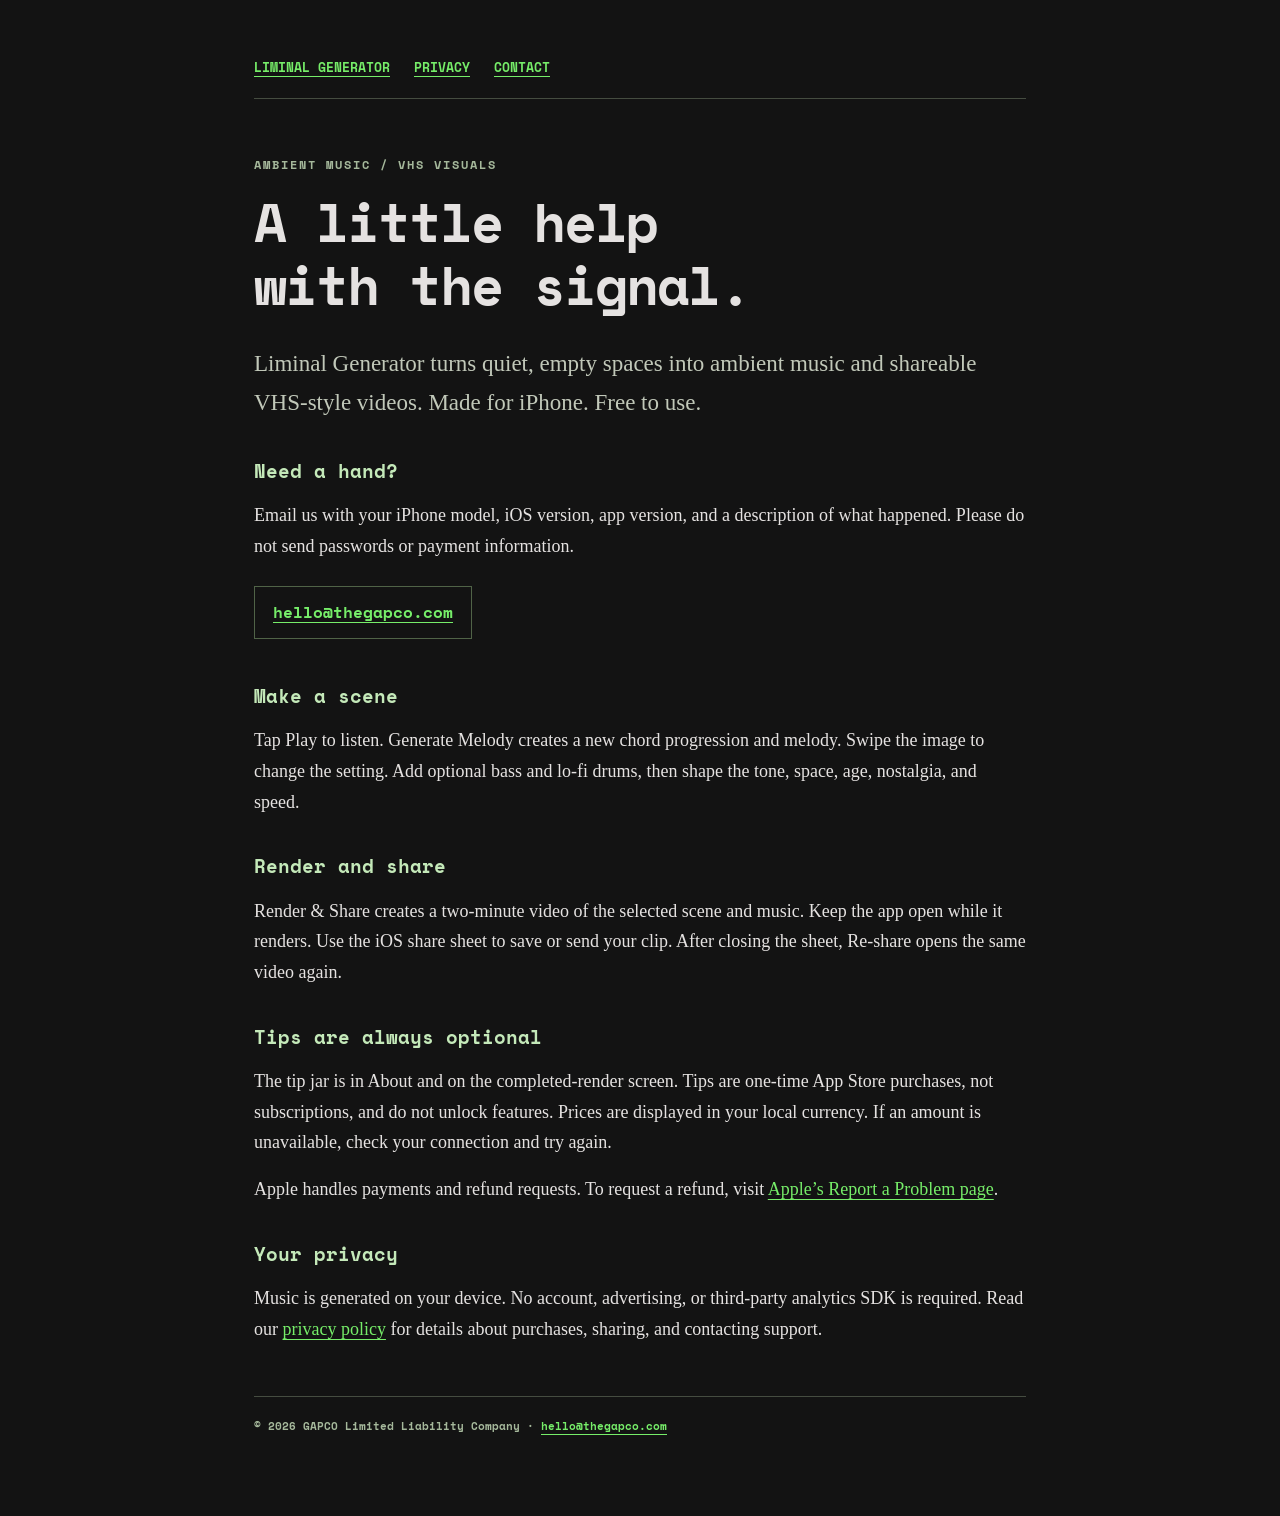
<file: index.html>
<!doctype html><html lang="en"><head><meta charset="utf-8"><meta name="viewport" content="width=device-width,initial-scale=1"><meta name="color-scheme" content="dark"><title>Support — Liminal Generator</title><link rel="stylesheet" href="style.css"></head><body><main><nav aria-label="Main navigation"><a href="index.html">LIMINAL GENERATOR</a><a href="privacy.html">PRIVACY</a><a href="mailto:hello@thegapco.com">CONTACT</a></nav><p class="eyebrow">AMBIENT MUSIC / VHS VISUALS</p><h1>A little help<br>with the signal.</h1><p class="lead">Liminal Generator turns quiet, empty spaces into ambient music and shareable VHS-style videos. Made for iPhone. Free to use.</p><h2>Need a hand?</h2><p>Email us with your iPhone model, iOS version, app version, and a description of what happened. Please do not send passwords or payment information.</p><a class="contact" href="mailto:hello@thegapco.com?subject=Liminal%20Generator%20support">hello@thegapco.com</a><h2>Make a scene</h2><p>Tap Play to listen. Generate Melody creates a new chord progression and melody. Swipe the image to change the setting. Add optional bass and lo-fi drums, then shape the tone, space, age, nostalgia, and speed.</p><h2>Render and share</h2><p>Render &amp; Share creates a two-minute video of the selected scene and music. Keep the app open while it renders. Use the iOS share sheet to save or send your clip. After closing the sheet, Re-share opens the same video again.</p><h2>Tips are always optional</h2><p>The tip jar is in About and on the completed-render screen. Tips are one-time App Store purchases, not subscriptions, and do not unlock features. Prices are displayed in your local currency. If an amount is unavailable, check your connection and try again.</p><p>Apple handles payments and refund requests. To request a refund, visit <a href="https://reportaproblem.apple.com">Apple’s Report a Problem page</a>.</p><h2>Your privacy</h2><p>Music is generated on your device. No account, advertising, or third-party analytics SDK is required. Read our <a href="privacy.html">privacy policy</a> for details about purchases, sharing, and contacting support.</p><footer>© 2026 GAPCO Limited Liability Company · <a href="mailto:hello@thegapco.com">hello@thegapco.com</a></footer></main></body></html>
</file>
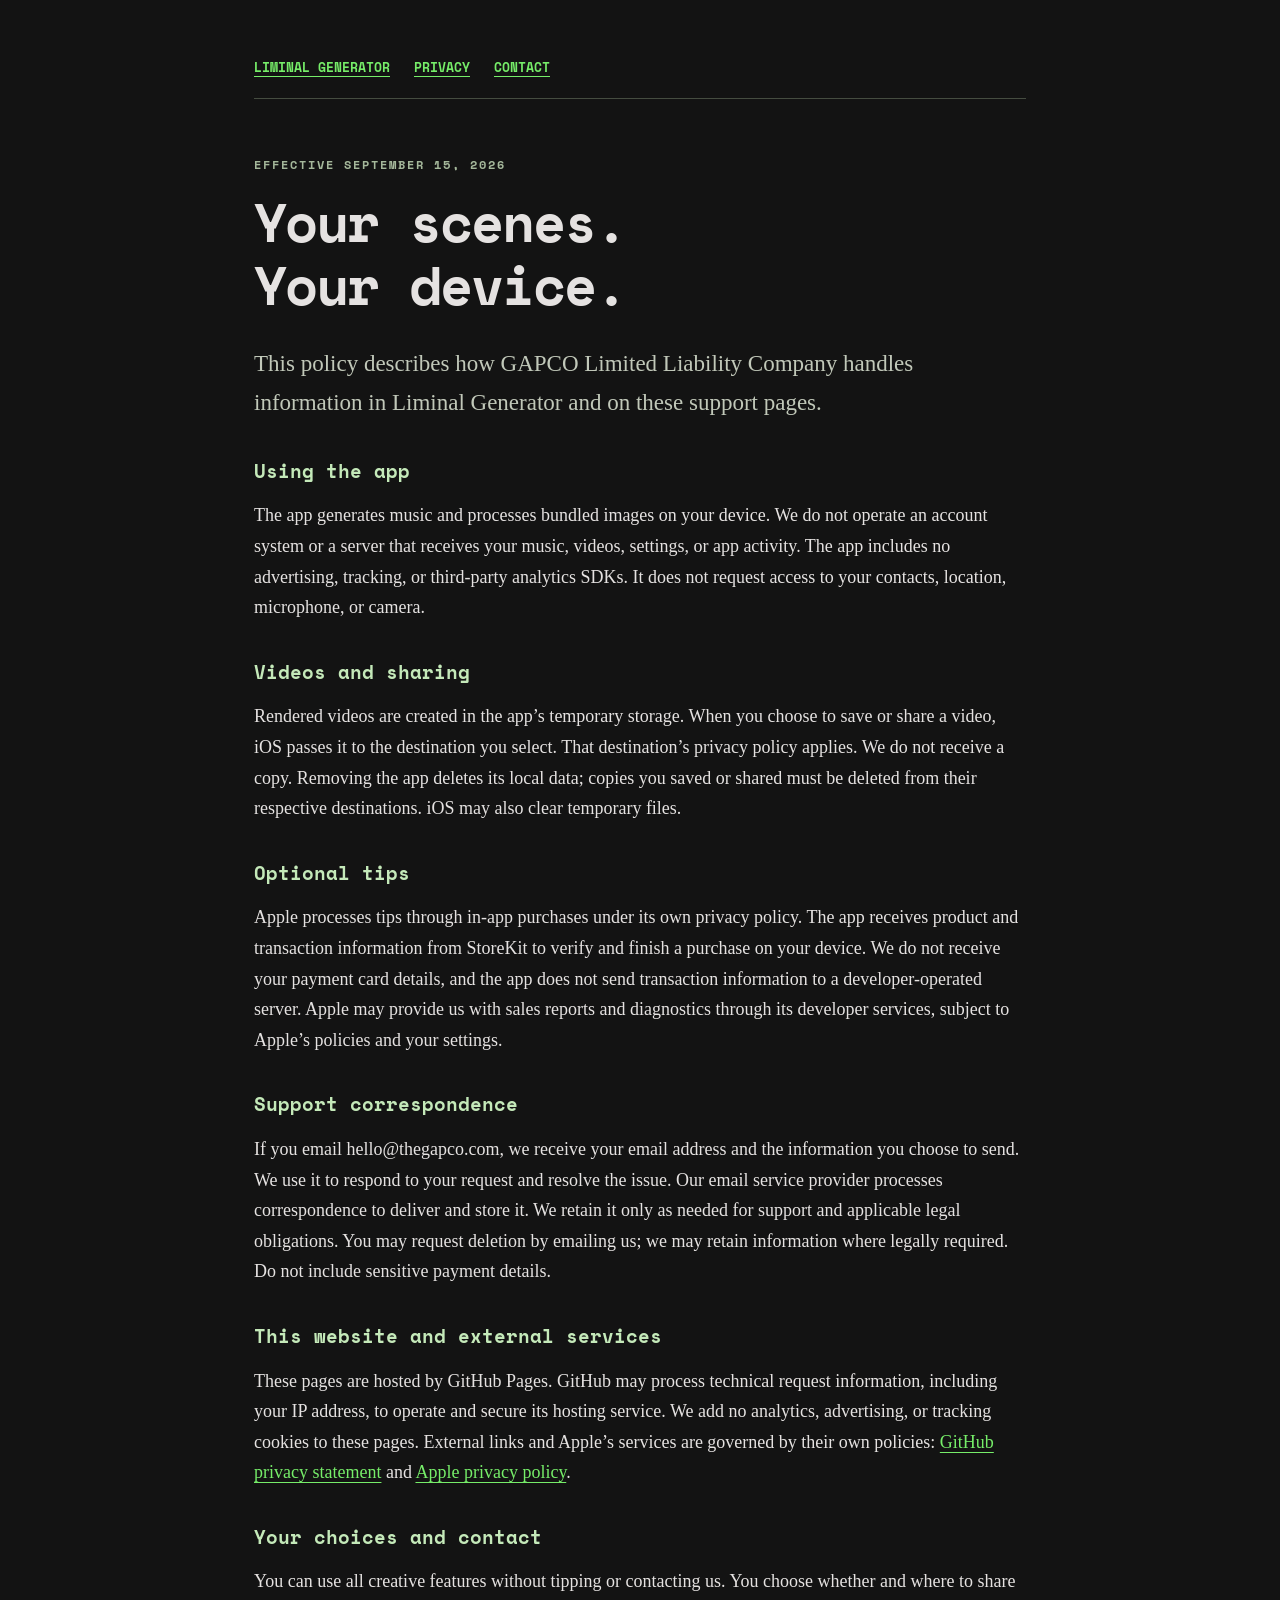
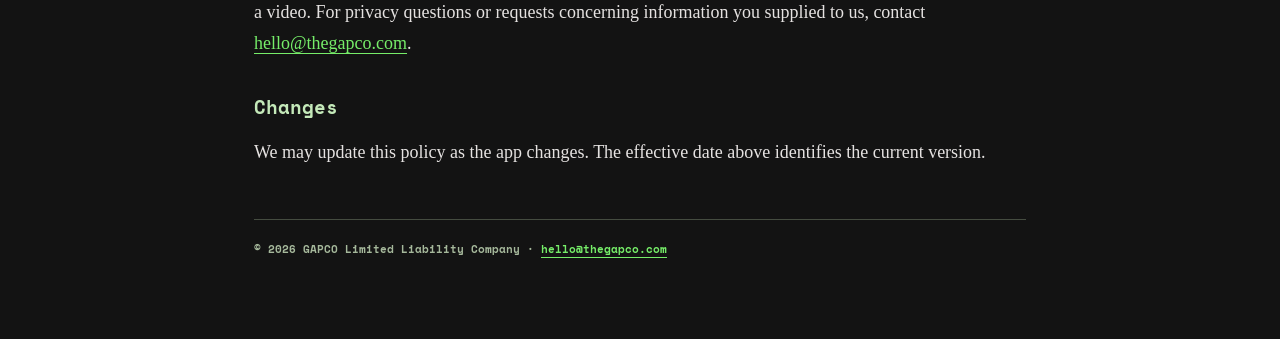
<file: privacy.html>
<!doctype html><html lang="en"><head><meta charset="utf-8"><meta name="viewport" content="width=device-width,initial-scale=1"><meta name="color-scheme" content="dark"><title>Privacy policy — Liminal Generator</title><link rel="stylesheet" href="style.css"></head><body><main><nav aria-label="Main navigation"><a href="index.html">LIMINAL GENERATOR</a><a href="privacy.html">PRIVACY</a><a href="mailto:hello@thegapco.com">CONTACT</a></nav><p class="eyebrow">EFFECTIVE SEPTEMBER 15, 2026</p><h1>Your scenes.<br>Your device.</h1><p class="lead">This policy describes how GAPCO Limited Liability Company handles information in Liminal Generator and on these support pages.</p><h2>Using the app</h2><p>The app generates music and processes bundled images on your device. We do not operate an account system or a server that receives your music, videos, settings, or app activity. The app includes no advertising, tracking, or third-party analytics SDKs. It does not request access to your contacts, location, microphone, or camera.</p><h2>Videos and sharing</h2><p>Rendered videos are created in the app’s temporary storage. When you choose to save or share a video, iOS passes it to the destination you select. That destination’s privacy policy applies. We do not receive a copy. Removing the app deletes its local data; copies you saved or shared must be deleted from their respective destinations. iOS may also clear temporary files.</p><h2>Optional tips</h2><p>Apple processes tips through in-app purchases under its own privacy policy. The app receives product and transaction information from StoreKit to verify and finish a purchase on your device. We do not receive your payment card details, and the app does not send transaction information to a developer-operated server. Apple may provide us with sales reports and diagnostics through its developer services, subject to Apple’s policies and your settings.</p><h2>Support correspondence</h2><p>If you email hello@thegapco.com, we receive your email address and the information you choose to send. We use it to respond to your request and resolve the issue. Our email service provider processes correspondence to deliver and store it. We retain it only as needed for support and applicable legal obligations. You may request deletion by emailing us; we may retain information where legally required. Do not include sensitive payment details.</p><h2>This website and external services</h2><p>These pages are hosted by GitHub Pages. GitHub may process technical request information, including your IP address, to operate and secure its hosting service. We add no analytics, advertising, or tracking cookies to these pages. External links and Apple’s services are governed by their own policies: <a href="https://docs.github.com/en/site-policy/privacy-policies/github-general-privacy-statement">GitHub privacy statement</a> and <a href="https://www.apple.com/legal/privacy/">Apple privacy policy</a>.</p><h2>Your choices and contact</h2><p>You can use all creative features without tipping or contacting us. You choose whether and where to share a video. For privacy questions or requests concerning information you supplied to us, contact <a href="mailto:hello@thegapco.com">hello@thegapco.com</a>.</p><h2>Changes</h2><p>We may update this policy as the app changes. The effective date above identifies the current version.</p><footer>© 2026 GAPCO Limited Liability Company · <a href="mailto:hello@thegapco.com">hello@thegapco.com</a></footer></main></body></html>
</file>
<file: style.css>
@font-face{font-family:SpaceMono;src:url(SpaceMono-Bold.ttf);font-weight:700;font-display:swap}*{box-sizing:border-box}body{margin:0;background:#131313;color:#e5e2e1;font:18px/1.7 Georgia,serif}main{max-width:820px;margin:auto;padding:56px 24px 80px}nav,footer,.eyebrow,h1,h2,.contact{font-family:SpaceMono,monospace}nav{display:flex;flex-wrap:wrap;gap:24px;font-size:13px;border-bottom:1px solid #454c40;padding-bottom:20px}a{color:#76ed69;text-underline-offset:4px}a:hover{color:#e5e2e1}a:focus-visible{outline:2px solid #76ed69;outline-offset:5px}.eyebrow{color:#a5b89b;font-size:12px;letter-spacing:2px;margin-top:56px}h1{font-size:clamp(32px,6vw,54px);line-height:1.15;letter-spacing:-2px;margin:16px 0 28px}h2{font-size:19px;line-height:1.4;color:#c4e9b9;margin-top:36px}p{margin:16px 0}.lead{font-size:23px;color:#c1c8b9}.contact{display:inline-block;border:1px solid #506347;padding:12px 18px;margin:8px 0;font-size:16px}footer{margin-top:52px;border-top:1px solid #454c40;padding-top:20px;color:#a5b89b;font-size:11px}li{margin:6px 0}
</file>
